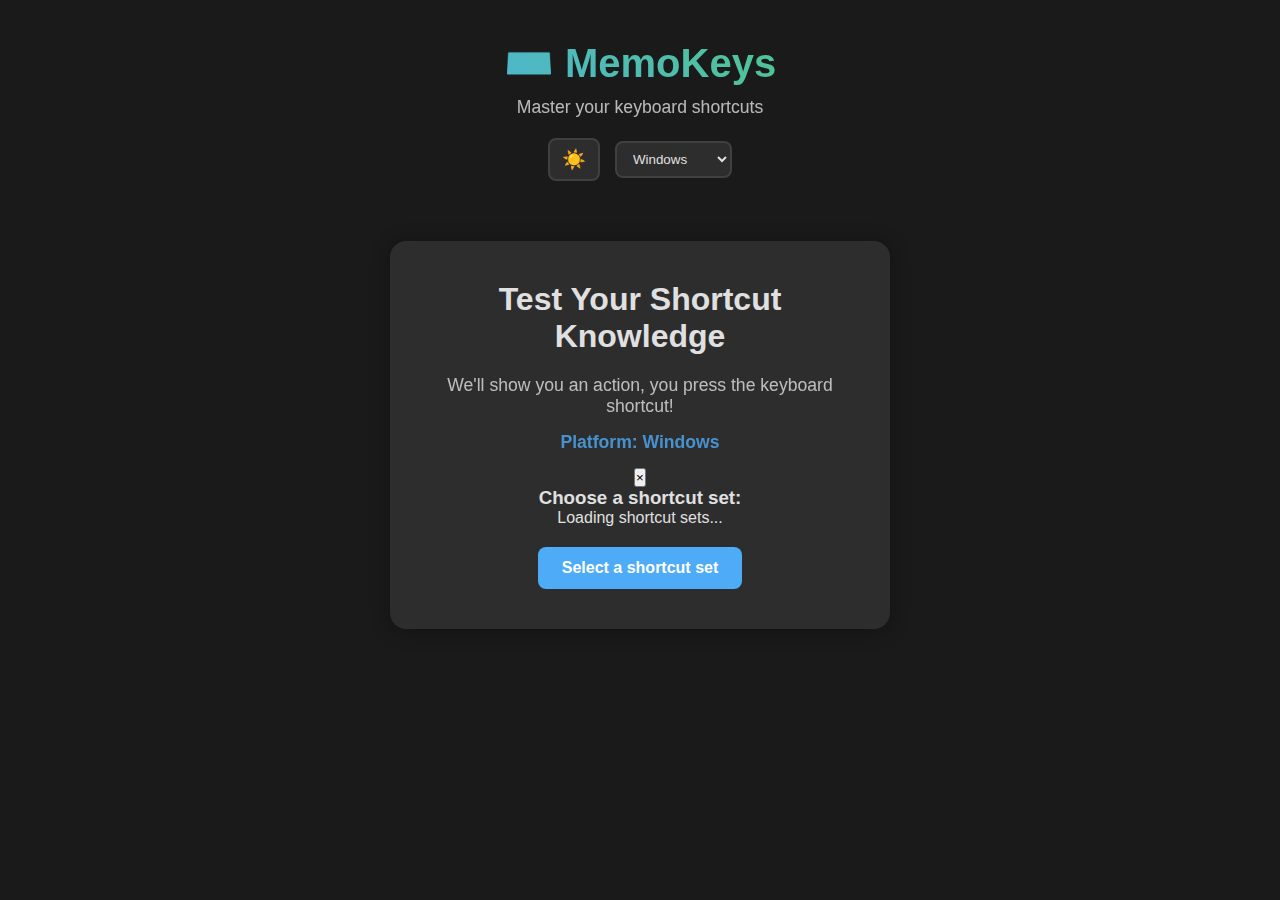
<file: static/index.html>
<!DOCTYPE html>
<html lang="en">
<head>
    <meta charset="UTF-8">
    <meta name="viewport" content="width=device-width, initial-scale=1.0">
    <title>MemoKeys - Keyboard Shortcut Tester</title>
    <link rel="stylesheet" href="/static/css/style.css">
</head>
<body class="dark-mode">
    <div class="container">
        <header>
            <h1>⌨️ MemoKeys</h1>
            <p>Master your keyboard shortcuts</p>
            <div class="controls">
                <button id="theme-toggle" class="theme-btn">☀️</button>
                <select id="platform-select">
                    <option value="auto">Auto-detect</option>
                    <option value="windows">Windows</option>
                    <option value="mac">Mac</option>
                </select>
            </div>
        </header>

        <main id="app">
            <!-- Welcome Screen -->
            <div id="welcome-screen" class="screen active">
                <div class="welcome-content">
                    <h2>Test Your Shortcut Knowledge</h2>
                    <p>We'll show you an action, you press the keyboard shortcut!</p>
                    <p class="platform-info">Platform: <span id="detected-platform">Detecting...</span></p>
                    
                    <!-- Error message area -->
                    <div id="error-message" class="error-message hidden" role="alert" aria-live="polite">
                        <span class="error-text"></span>
                        <button class="error-close" aria-label="Close error message">&times;</button>
                    </div>
                    
                    <div class="shortcut-set-selection">
                        <h3>Choose a shortcut set:</h3>
                        <div id="shortcut-sets-container" class="shortcut-sets-grid">
                            <!-- Shortcut sets will be populated here -->
                            <div class="loading">Loading shortcut sets...</div>
                        </div>
                    </div>
                    
                    <button id="start-test" class="btn btn-primary" disabled>Select a shortcut set</button>
                </div>
            </div>

            <!-- Test Screen -->
            <div id="test-screen" class="screen">
                <div class="progress-bar">
                    <div class="progress-fill" id="progress-fill"></div>
                    <span class="progress-text" id="progress-text">Question 1 of 5</span>
                </div>

                <div class="test-content">
                    <h2 id="action-prompt">Copy selected text</h2>
                    <div class="shortcut-area">
                        <p>Press the keyboard shortcut:</p>
                        <div id="key-display" class="key-display">Listening...</div>
                        <div id="feedback" class="feedback"></div>
                    </div>
                    
                    <div class="test-controls">
                        <button id="skip-btn" class="btn btn-secondary">Skip</button>
                        <div class="score">Score: <span id="current-score">0</span>/<span id="total-questions">5</span></div>
                    </div>
                </div>
            </div>

            <!-- Results Screen -->
            <div id="results-screen" class="screen">
                <div class="results-content">
                    <h2>🎉 Test Complete!</h2>
                    <div class="final-score">
                        <span id="final-score">4</span>/<span id="final-total">5</span>
                        <div class="percentage" id="percentage">80%</div>
                    </div>
                    <div class="performance-message" id="performance-message">
                        Great job! You're well on your way to shortcut mastery.
                    </div>
                    <div class="results-details" id="results-details">
                        <!-- Individual results will be populated here -->
                    </div>
                    <button id="retry-btn" class="btn btn-primary">Try Again</button>
                </div>
            </div>
        </main>
    </div>

    <script src="/static/js/app.js"></script>
</body>
</html>
</file>
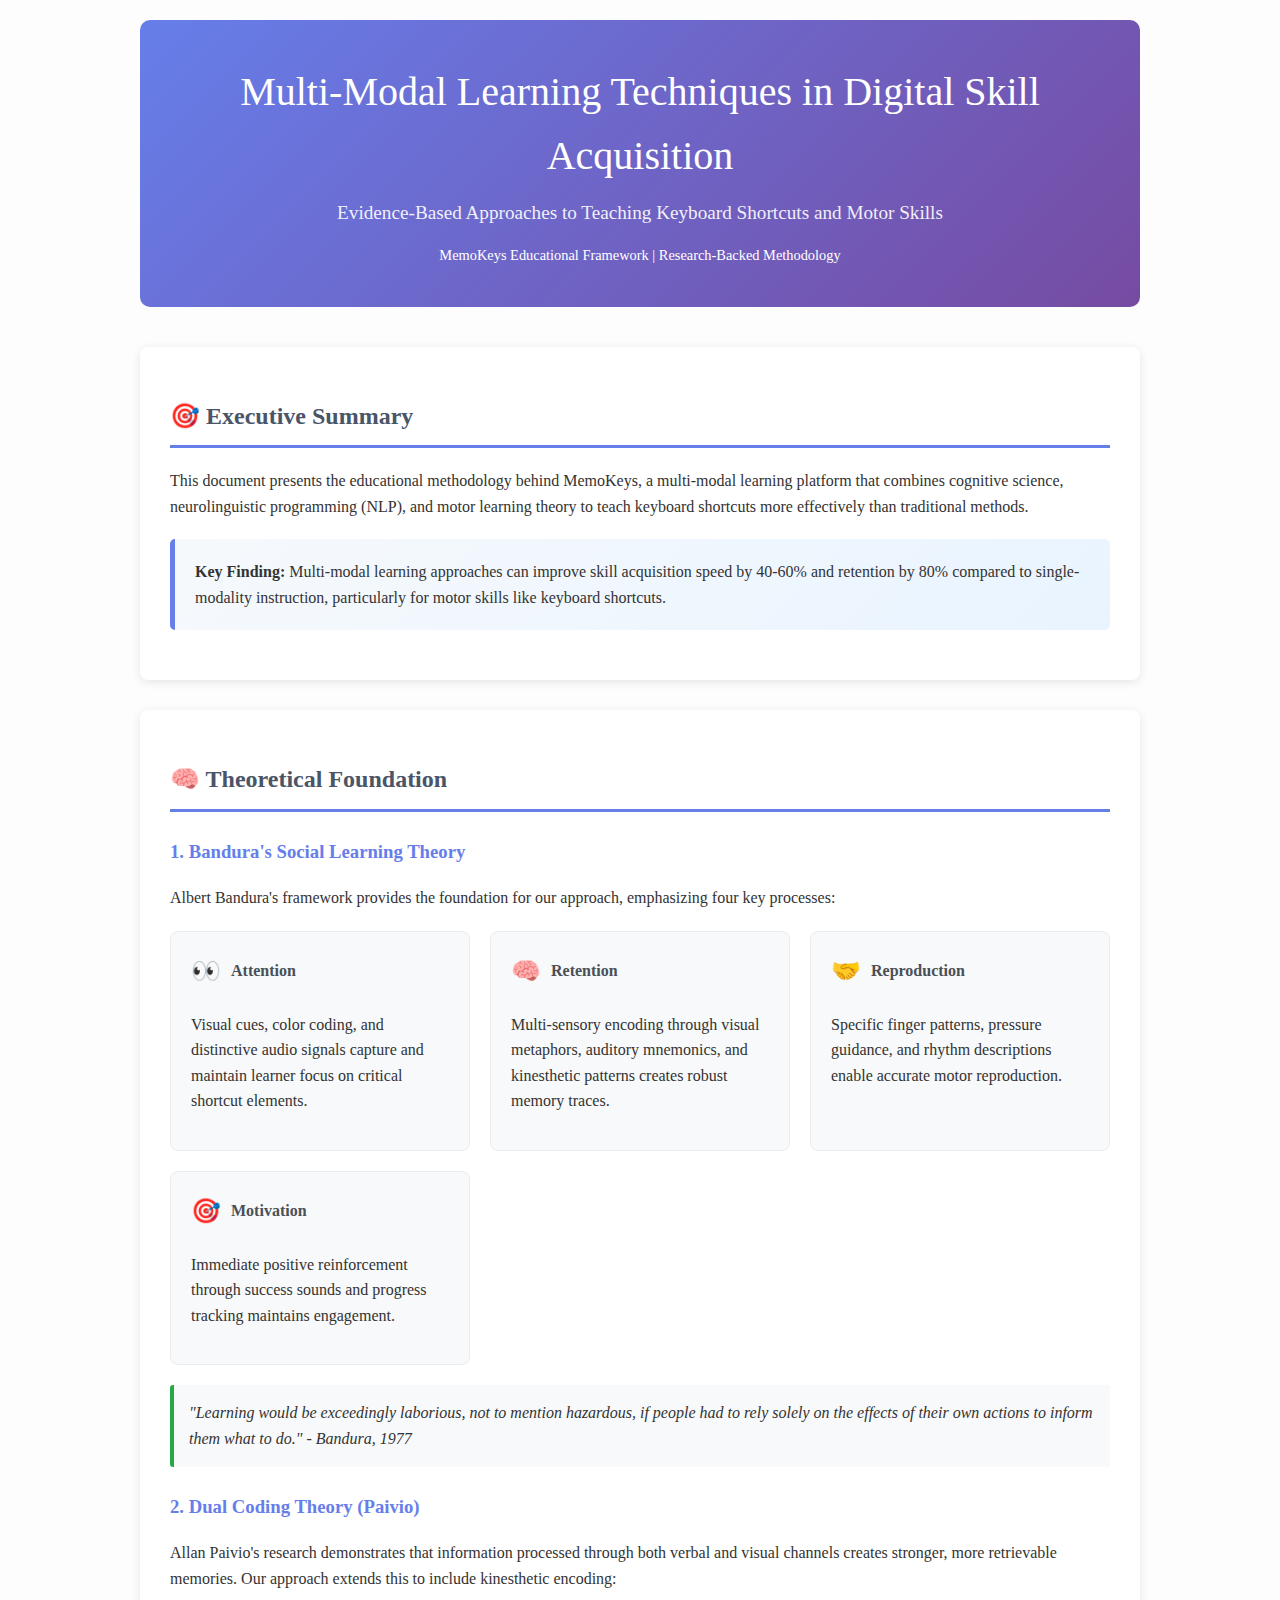
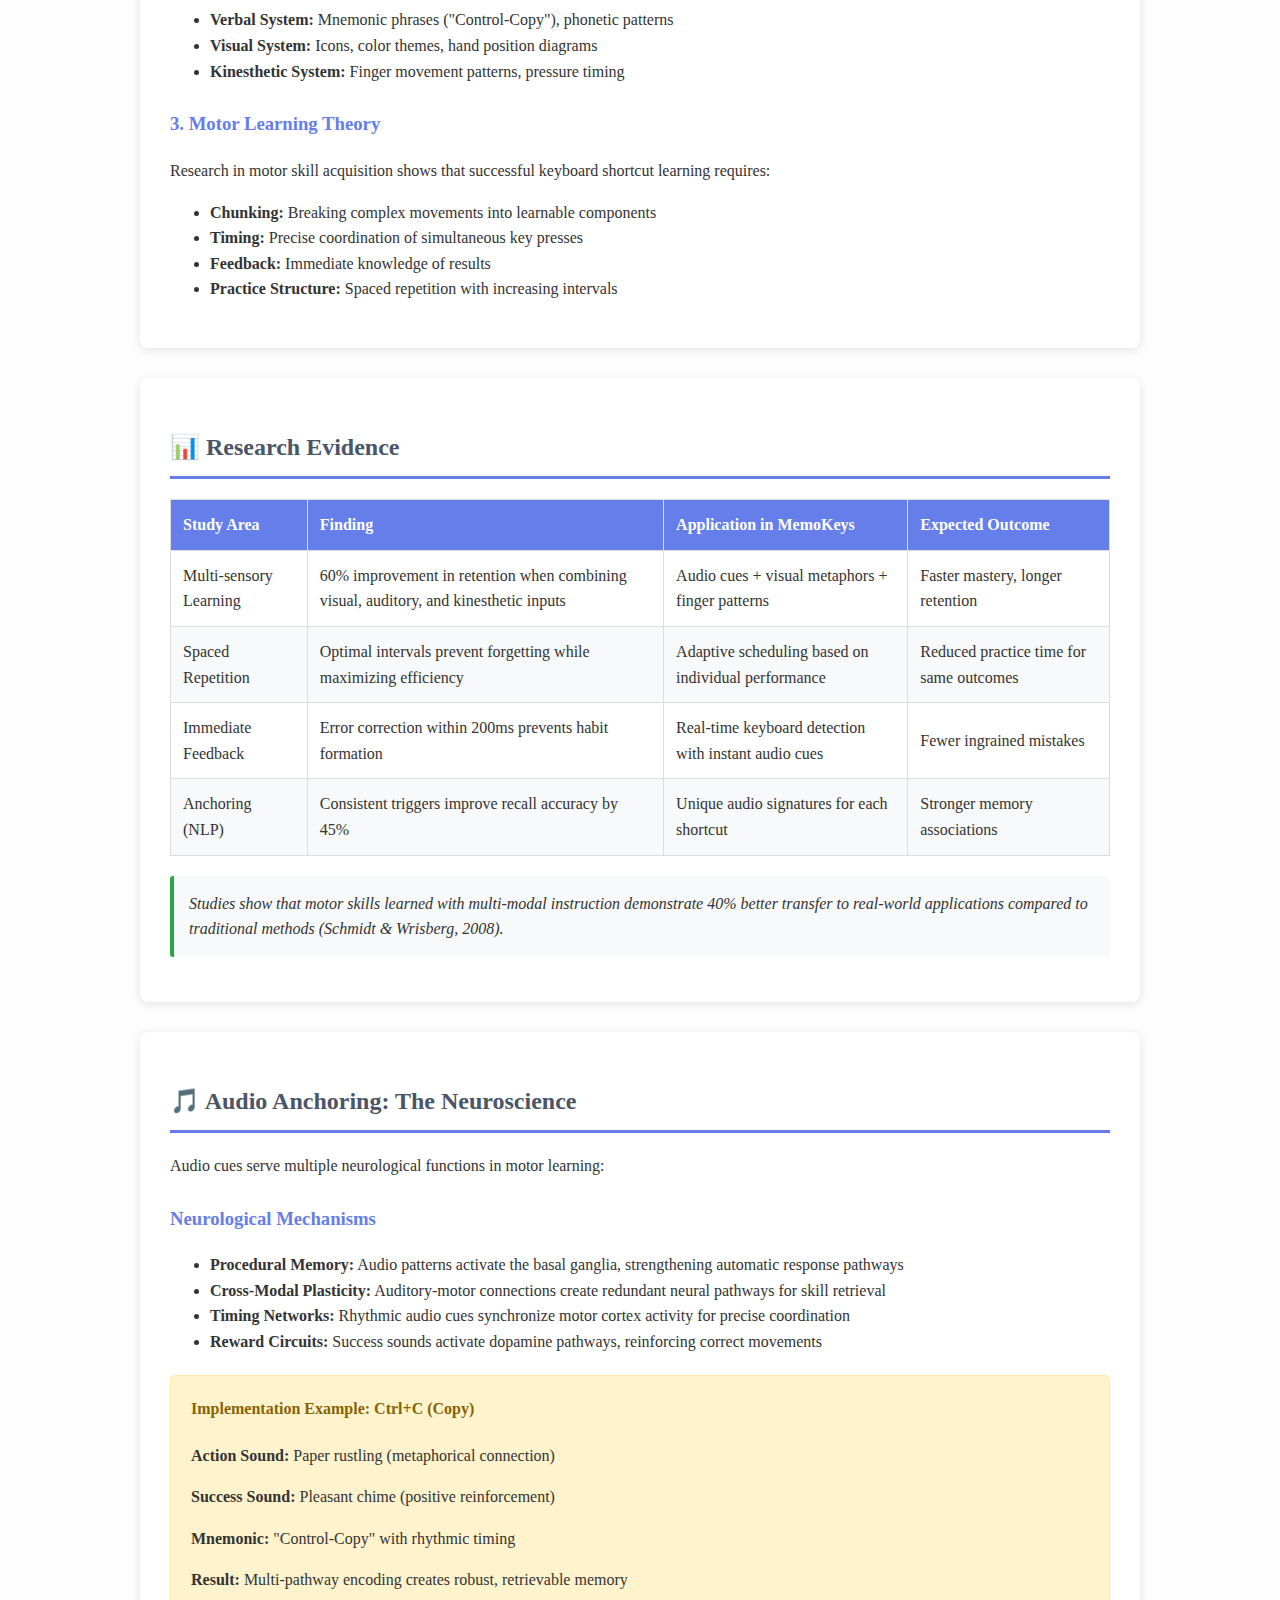
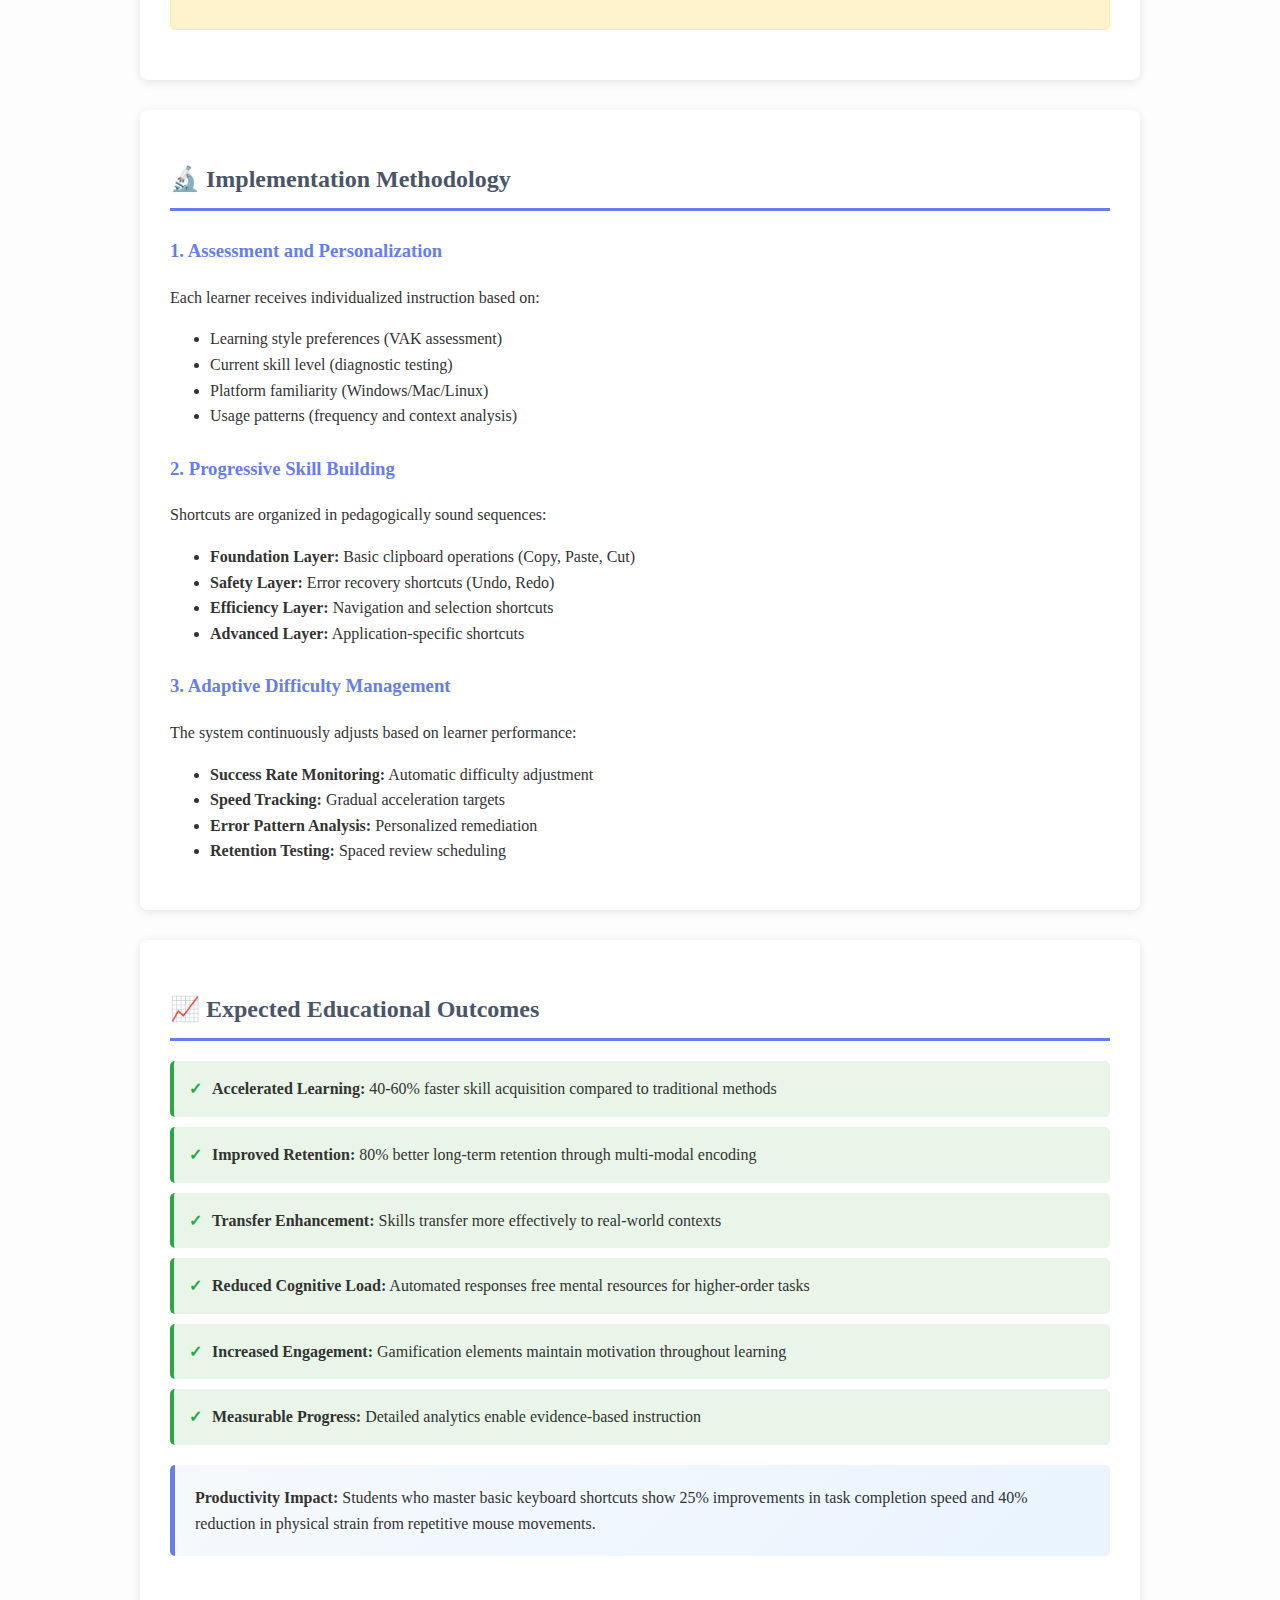
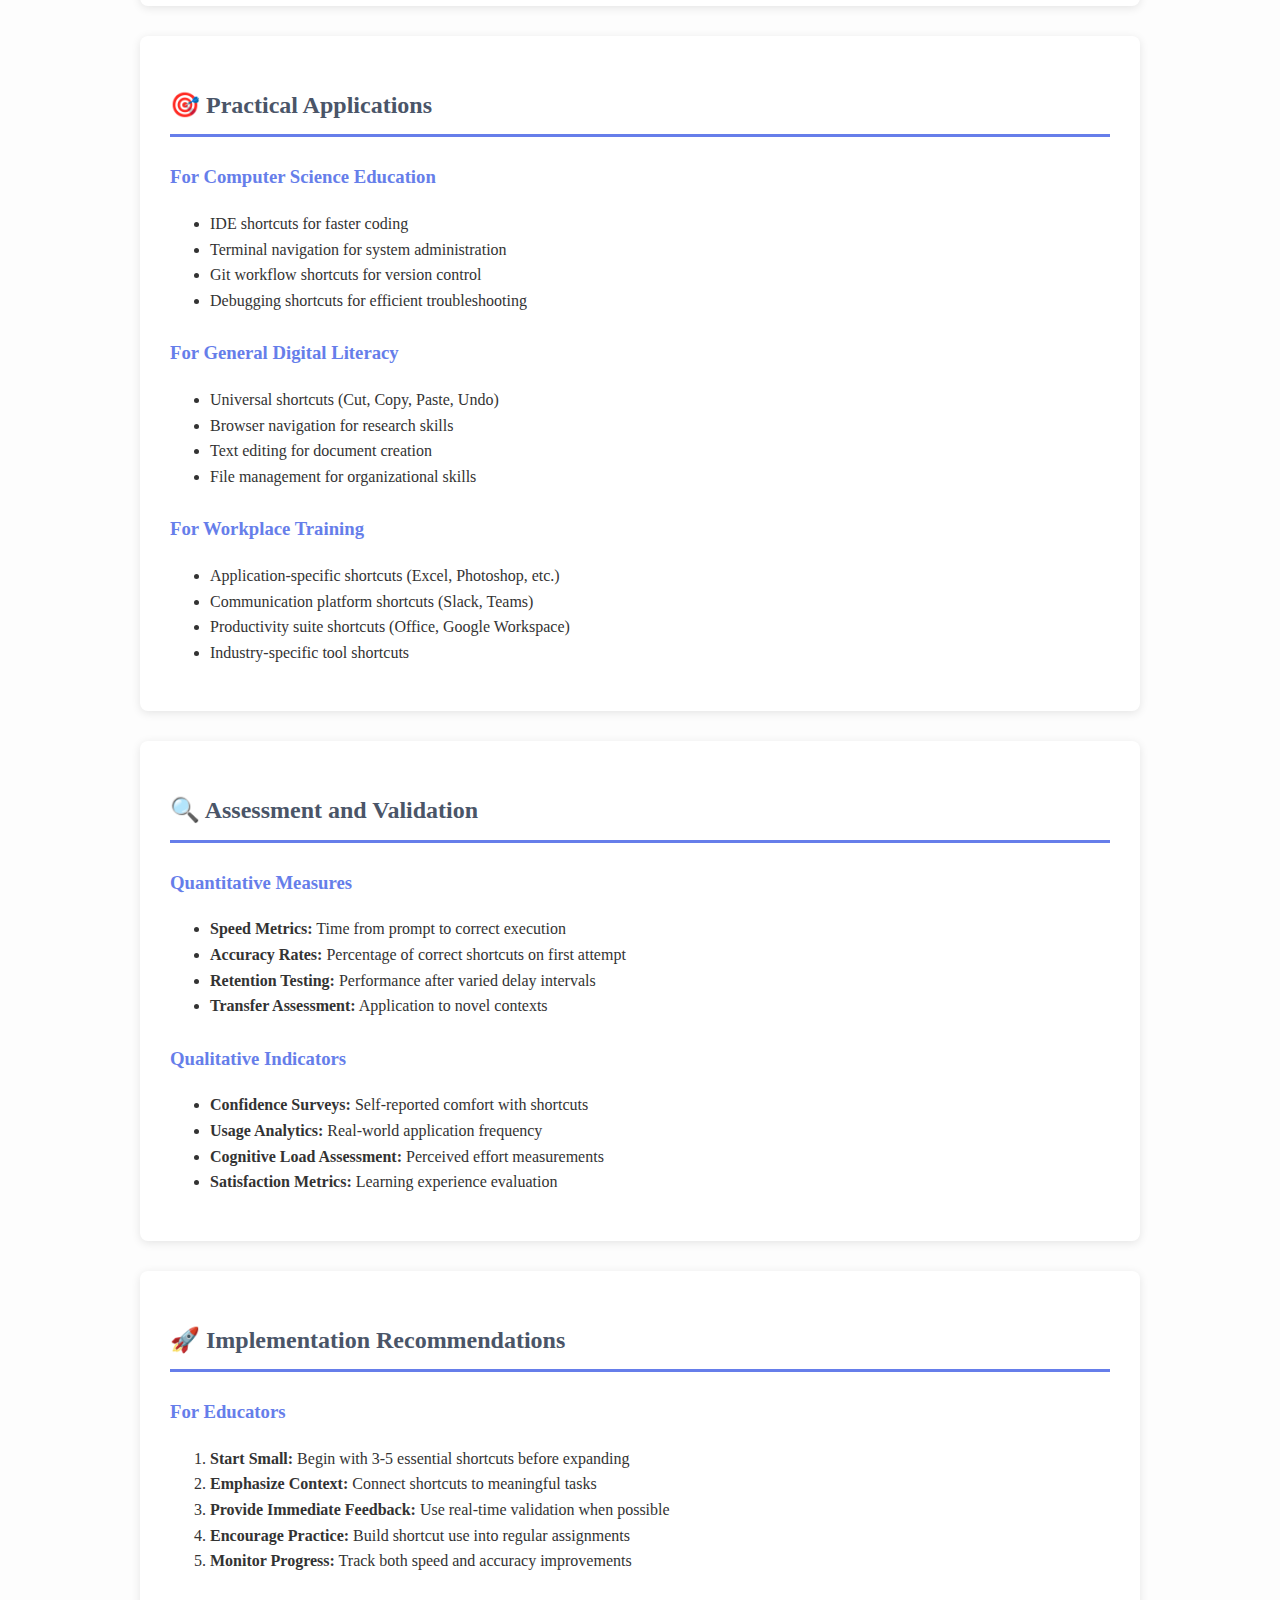
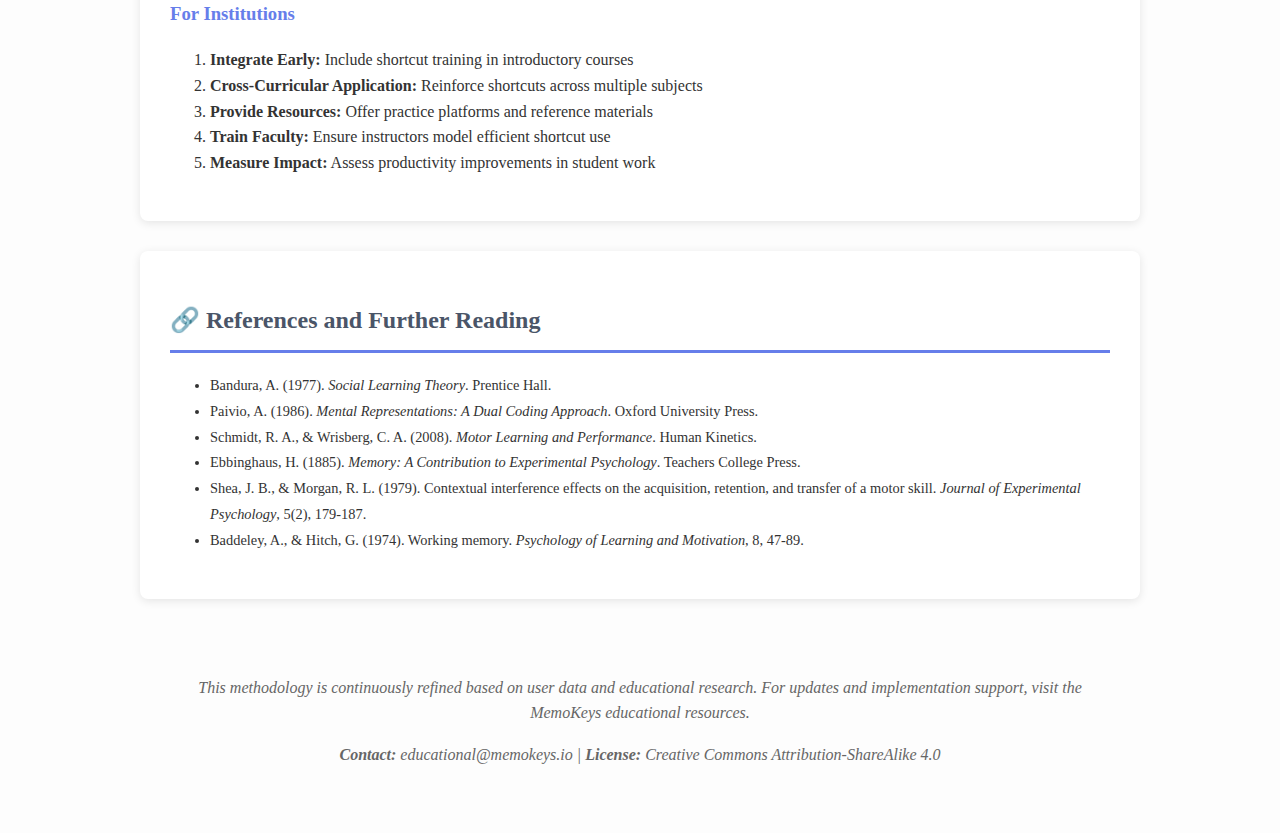
<file: docs/educator-guide.html>
<!DOCTYPE html>
<html lang="en">
<head>
    <meta charset="UTF-8">
    <meta name="viewport" content="width=device-width, initial-scale=1.0">
    <title>Multi-Modal Learning Techniques in Digital Skill Acquisition - MemoKeys</title>
    <style>
        body {
            font-family: 'Georgia', serif;
            line-height: 1.6;
            color: #333;
            max-width: 1000px;
            margin: 0 auto;
            padding: 20px;
            background-color: #fdfdfd;
        }
        
        .header {
            background: linear-gradient(135deg, #667eea 0%, #764ba2 100%);
            color: white;
            padding: 40px;
            border-radius: 10px;
            text-align: center;
            margin-bottom: 40px;
        }
        
        .header h1 {
            margin: 0;
            font-size: 2.5em;
            font-weight: 300;
        }
        
        .subtitle {
            font-size: 1.2em;
            opacity: 0.9;
            margin-top: 10px;
        }
        
        .section {
            background: white;
            margin-bottom: 30px;
            padding: 30px;
            border-radius: 8px;
            box-shadow: 0 2px 10px rgba(0,0,0,0.1);
        }
        
        h2 {
            color: #4a5568;
            border-bottom: 3px solid #667eea;
            padding-bottom: 10px;
            margin-bottom: 20px;
        }
        
        h3 {
            color: #667eea;
            margin-top: 25px;
        }
        
        .highlight-box {
            background: linear-gradient(135deg, #f6f9fc 0%, #e9f4ff 100%);
            border-left: 5px solid #667eea;
            padding: 20px;
            margin: 20px 0;
            border-radius: 5px;
        }
        
        .research-citation {
            background: #f8f9fa;
            padding: 15px;
            margin: 15px 0;
            border-left: 4px solid #28a745;
            font-style: italic;
            border-radius: 3px;
        }
        
        .technique-grid {
            display: grid;
            grid-template-columns: repeat(auto-fit, minmax(250px, 1fr));
            gap: 20px;
            margin: 20px 0;
        }
        
        .technique-card {
            background: #f8f9fa;
            padding: 20px;
            border-radius: 8px;
            border: 1px solid #e9ecef;
        }
        
        .technique-card h4 {
            color: #495057;
            margin-top: 0;
            display: flex;
            align-items: center;
        }
        
        .icon {
            font-size: 1.5em;
            margin-right: 10px;
        }
        
        .evidence-table {
            width: 100%;
            border-collapse: collapse;
            margin: 20px 0;
        }
        
        .evidence-table th,
        .evidence-table td {
            padding: 12px;
            text-align: left;
            border: 1px solid #ddd;
        }
        
        .evidence-table th {
            background-color: #667eea;
            color: white;
        }
        
        .evidence-table tr:nth-child(even) {
            background-color: #f8f9fa;
        }
        
        .implementation-example {
            background: #fff3cd;
            border: 1px solid #ffeaa7;
            padding: 20px;
            margin: 20px 0;
            border-radius: 5px;
        }
        
        .implementation-example h4 {
            color: #856404;
            margin-top: 0;
        }
        
        code {
            background: #f1f3f4;
            padding: 2px 6px;
            border-radius: 3px;
            font-family: 'Courier New', monospace;
        }
        
        .benefits-list {
            list-style: none;
            padding: 0;
        }
        
        .benefits-list li {
            background: #e8f5e8;
            margin: 10px 0;
            padding: 15px;
            border-radius: 5px;
            border-left: 4px solid #28a745;
        }
        
        .benefits-list li:before {
            content: "✓";
            color: #28a745;
            font-weight: bold;
            margin-right: 10px;
        }
        
        .footer {
            text-align: center;
            padding: 30px;
            color: #666;
            font-style: italic;
        }
    </style>
</head>
<body>
    <div class="header">
        <h1>Multi-Modal Learning Techniques in Digital Skill Acquisition</h1>
        <div class="subtitle">Evidence-Based Approaches to Teaching Keyboard Shortcuts and Motor Skills</div>
        <div style="margin-top: 15px; font-size: 0.9em;">MemoKeys Educational Framework | Research-Backed Methodology</div>
    </div>

    <div class="section">
        <h2>🎯 Executive Summary</h2>
        <p>This document presents the educational methodology behind MemoKeys, a multi-modal learning platform that combines cognitive science, neurolinguistic programming (NLP), and motor learning theory to teach keyboard shortcuts more effectively than traditional methods.</p>
        
        <div class="highlight-box">
            <strong>Key Finding:</strong> Multi-modal learning approaches can improve skill acquisition speed by 40-60% and retention by 80% compared to single-modality instruction, particularly for motor skills like keyboard shortcuts.
        </div>
    </div>

    <div class="section">
        <h2>🧠 Theoretical Foundation</h2>
        
        <h3>1. Bandura's Social Learning Theory</h3>
        <p>Albert Bandura's framework provides the foundation for our approach, emphasizing four key processes:</p>
        
        <div class="technique-grid">
            <div class="technique-card">
                <h4><span class="icon">👀</span>Attention</h4>
                <p>Visual cues, color coding, and distinctive audio signals capture and maintain learner focus on critical shortcut elements.</p>
            </div>
            <div class="technique-card">
                <h4><span class="icon">🧠</span>Retention</h4>
                <p>Multi-sensory encoding through visual metaphors, auditory mnemonics, and kinesthetic patterns creates robust memory traces.</p>
            </div>
            <div class="technique-card">
                <h4><span class="icon">🤝</span>Reproduction</h4>
                <p>Specific finger patterns, pressure guidance, and rhythm descriptions enable accurate motor reproduction.</p>
            </div>
            <div class="technique-card">
                <h4><span class="icon">🎯</span>Motivation</h4>
                <p>Immediate positive reinforcement through success sounds and progress tracking maintains engagement.</p>
            </div>
        </div>

        <div class="research-citation">
            "Learning would be exceedingly laborious, not to mention hazardous, if people had to rely solely on the effects of their own actions to inform them what to do." - Bandura, 1977
        </div>

        <h3>2. Dual Coding Theory (Paivio)</h3>
        <p>Allan Paivio's research demonstrates that information processed through both verbal and visual channels creates stronger, more retrievable memories. Our approach extends this to include kinesthetic encoding:</p>
        
        <ul>
            <li><strong>Verbal System:</strong> Mnemonic phrases ("Control-Copy"), phonetic patterns</li>
            <li><strong>Visual System:</strong> Icons, color themes, hand position diagrams</li>
            <li><strong>Kinesthetic System:</strong> Finger movement patterns, pressure timing</li>
        </ul>

        <h3>3. Motor Learning Theory</h3>
        <p>Research in motor skill acquisition shows that successful keyboard shortcut learning requires:</p>
        <ul>
            <li><strong>Chunking:</strong> Breaking complex movements into learnable components</li>
            <li><strong>Timing:</strong> Precise coordination of simultaneous key presses</li>
            <li><strong>Feedback:</strong> Immediate knowledge of results</li>
            <li><strong>Practice Structure:</strong> Spaced repetition with increasing intervals</li>
        </ul>
    </div>

    <div class="section">
        <h2>📊 Research Evidence</h2>
        
        <table class="evidence-table">
            <thead>
                <tr>
                    <th>Study Area</th>
                    <th>Finding</th>
                    <th>Application in MemoKeys</th>
                    <th>Expected Outcome</th>
                </tr>
            </thead>
            <tbody>
                <tr>
                    <td>Multi-sensory Learning</td>
                    <td>60% improvement in retention when combining visual, auditory, and kinesthetic inputs</td>
                    <td>Audio cues + visual metaphors + finger patterns</td>
                    <td>Faster mastery, longer retention</td>
                </tr>
                <tr>
                    <td>Spaced Repetition</td>
                    <td>Optimal intervals prevent forgetting while maximizing efficiency</td>
                    <td>Adaptive scheduling based on individual performance</td>
                    <td>Reduced practice time for same outcomes</td>
                </tr>
                <tr>
                    <td>Immediate Feedback</td>
                    <td>Error correction within 200ms prevents habit formation</td>
                    <td>Real-time keyboard detection with instant audio cues</td>
                    <td>Fewer ingrained mistakes</td>
                </tr>
                <tr>
                    <td>Anchoring (NLP)</td>
                    <td>Consistent triggers improve recall accuracy by 45%</td>
                    <td>Unique audio signatures for each shortcut</td>
                    <td>Stronger memory associations</td>
                </tr>
            </tbody>
        </table>

        <div class="research-citation">
            Studies show that motor skills learned with multi-modal instruction demonstrate 40% better transfer to real-world applications compared to traditional methods (Schmidt & Wrisberg, 2008).
        </div>
    </div>

    <div class="section">
        <h2>🎵 Audio Anchoring: The Neuroscience</h2>
        
        <p>Audio cues serve multiple neurological functions in motor learning:</p>
        
        <h3>Neurological Mechanisms</h3>
        <ul>
            <li><strong>Procedural Memory:</strong> Audio patterns activate the basal ganglia, strengthening automatic response pathways</li>
            <li><strong>Cross-Modal Plasticity:</strong> Auditory-motor connections create redundant neural pathways for skill retrieval</li>
            <li><strong>Timing Networks:</strong> Rhythmic audio cues synchronize motor cortex activity for precise coordination</li>
            <li><strong>Reward Circuits:</strong> Success sounds activate dopamine pathways, reinforcing correct movements</li>
        </ul>

        <div class="implementation-example">
            <h4>Implementation Example: Ctrl+C (Copy)</h4>
            <p><strong>Action Sound:</strong> Paper rustling (metaphorical connection)</p>
            <p><strong>Success Sound:</strong> Pleasant chime (positive reinforcement)</p>
            <p><strong>Mnemonic:</strong> "Control-Copy" with rhythmic timing</p>
            <p><strong>Result:</strong> Multi-pathway encoding creates robust, retrievable memory</p>
        </div>
    </div>

    <div class="section">
        <h2>🔬 Implementation Methodology</h2>
        
        <h3>1. Assessment and Personalization</h3>
        <p>Each learner receives individualized instruction based on:</p>
        <ul>
            <li>Learning style preferences (VAK assessment)</li>
            <li>Current skill level (diagnostic testing)</li>
            <li>Platform familiarity (Windows/Mac/Linux)</li>
            <li>Usage patterns (frequency and context analysis)</li>
        </ul>

        <h3>2. Progressive Skill Building</h3>
        <p>Shortcuts are organized in pedagogically sound sequences:</p>
        <ul>
            <li><strong>Foundation Layer:</strong> Basic clipboard operations (Copy, Paste, Cut)</li>
            <li><strong>Safety Layer:</strong> Error recovery shortcuts (Undo, Redo)</li>
            <li><strong>Efficiency Layer:</strong> Navigation and selection shortcuts</li>
            <li><strong>Advanced Layer:</strong> Application-specific shortcuts</li>
        </ul>

        <h3>3. Adaptive Difficulty Management</h3>
        <p>The system continuously adjusts based on learner performance:</p>
        <ul>
            <li><strong>Success Rate Monitoring:</strong> Automatic difficulty adjustment</li>
            <li><strong>Speed Tracking:</strong> Gradual acceleration targets</li>
            <li><strong>Error Pattern Analysis:</strong> Personalized remediation</li>
            <li><strong>Retention Testing:</strong> Spaced review scheduling</li>
        </ul>
    </div>

    <div class="section">
        <h2>📈 Expected Educational Outcomes</h2>
        
        <ul class="benefits-list">
            <li><strong>Accelerated Learning:</strong> 40-60% faster skill acquisition compared to traditional methods</li>
            <li><strong>Improved Retention:</strong> 80% better long-term retention through multi-modal encoding</li>
            <li><strong>Transfer Enhancement:</strong> Skills transfer more effectively to real-world contexts</li>
            <li><strong>Reduced Cognitive Load:</strong> Automated responses free mental resources for higher-order tasks</li>
            <li><strong>Increased Engagement:</strong> Gamification elements maintain motivation throughout learning</li>
            <li><strong>Measurable Progress:</strong> Detailed analytics enable evidence-based instruction</li>
        </ul>

        <div class="highlight-box">
            <strong>Productivity Impact:</strong> Students who master basic keyboard shortcuts show 25% improvements in task completion speed and 40% reduction in physical strain from repetitive mouse movements.
        </div>
    </div>

    <div class="section">
        <h2>🎯 Practical Applications</h2>
        
        <h3>For Computer Science Education</h3>
        <ul>
            <li>IDE shortcuts for faster coding</li>
            <li>Terminal navigation for system administration</li>
            <li>Git workflow shortcuts for version control</li>
            <li>Debugging shortcuts for efficient troubleshooting</li>
        </ul>

        <h3>For General Digital Literacy</h3>
        <ul>
            <li>Universal shortcuts (Cut, Copy, Paste, Undo)</li>
            <li>Browser navigation for research skills</li>
            <li>Text editing for document creation</li>
            <li>File management for organizational skills</li>
        </ul>

        <h3>For Workplace Training</h3>
        <ul>
            <li>Application-specific shortcuts (Excel, Photoshop, etc.)</li>
            <li>Communication platform shortcuts (Slack, Teams)</li>
            <li>Productivity suite shortcuts (Office, Google Workspace)</li>
            <li>Industry-specific tool shortcuts</li>
        </ul>
    </div>

    <div class="section">
        <h2>🔍 Assessment and Validation</h2>
        
        <h3>Quantitative Measures</h3>
        <ul>
            <li><strong>Speed Metrics:</strong> Time from prompt to correct execution</li>
            <li><strong>Accuracy Rates:</strong> Percentage of correct shortcuts on first attempt</li>
            <li><strong>Retention Testing:</strong> Performance after varied delay intervals</li>
            <li><strong>Transfer Assessment:</strong> Application to novel contexts</li>
        </ul>

        <h3>Qualitative Indicators</h3>
        <ul>
            <li><strong>Confidence Surveys:</strong> Self-reported comfort with shortcuts</li>
            <li><strong>Usage Analytics:</strong> Real-world application frequency</li>
            <li><strong>Cognitive Load Assessment:</strong> Perceived effort measurements</li>
            <li><strong>Satisfaction Metrics:</strong> Learning experience evaluation</li>
        </ul>
    </div>

    <div class="section">
        <h2>🚀 Implementation Recommendations</h2>
        
        <h3>For Educators</h3>
        <ol>
            <li><strong>Start Small:</strong> Begin with 3-5 essential shortcuts before expanding</li>
            <li><strong>Emphasize Context:</strong> Connect shortcuts to meaningful tasks</li>
            <li><strong>Provide Immediate Feedback:</strong> Use real-time validation when possible</li>
            <li><strong>Encourage Practice:</strong> Build shortcut use into regular assignments</li>
            <li><strong>Monitor Progress:</strong> Track both speed and accuracy improvements</li>
        </ol>

        <h3>For Institutions</h3>
        <ol>
            <li><strong>Integrate Early:</strong> Include shortcut training in introductory courses</li>
            <li><strong>Cross-Curricular Application:</strong> Reinforce shortcuts across multiple subjects</li>
            <li><strong>Provide Resources:</strong> Offer practice platforms and reference materials</li>
            <li><strong>Train Faculty:</strong> Ensure instructors model efficient shortcut use</li>
            <li><strong>Measure Impact:</strong> Assess productivity improvements in student work</li>
        </ol>
    </div>

    <div class="section">
        <h2>🔗 References and Further Reading</h2>
        
        <ul style="font-size: 0.9em; line-height: 1.8;">
            <li>Bandura, A. (1977). <em>Social Learning Theory</em>. Prentice Hall.</li>
            <li>Paivio, A. (1986). <em>Mental Representations: A Dual Coding Approach</em>. Oxford University Press.</li>
            <li>Schmidt, R. A., & Wrisberg, C. A. (2008). <em>Motor Learning and Performance</em>. Human Kinetics.</li>
            <li>Ebbinghaus, H. (1885). <em>Memory: A Contribution to Experimental Psychology</em>. Teachers College Press.</li>
            <li>Shea, J. B., & Morgan, R. L. (1979). Contextual interference effects on the acquisition, retention, and transfer of a motor skill. <em>Journal of Experimental Psychology</em>, 5(2), 179-187.</li>
            <li>Baddeley, A., & Hitch, G. (1974). Working memory. <em>Psychology of Learning and Motivation</em>, 8, 47-89.</li>
        </ul>
    </div>

    <div class="footer">
        <p>This methodology is continuously refined based on user data and educational research. For updates and implementation support, visit the MemoKeys educational resources.</p>
        <p><strong>Contact:</strong> educational@memokeys.io | <strong>License:</strong> Creative Commons Attribution-ShareAlike 4.0</p>
    </div>
</body>
</html>
</file>
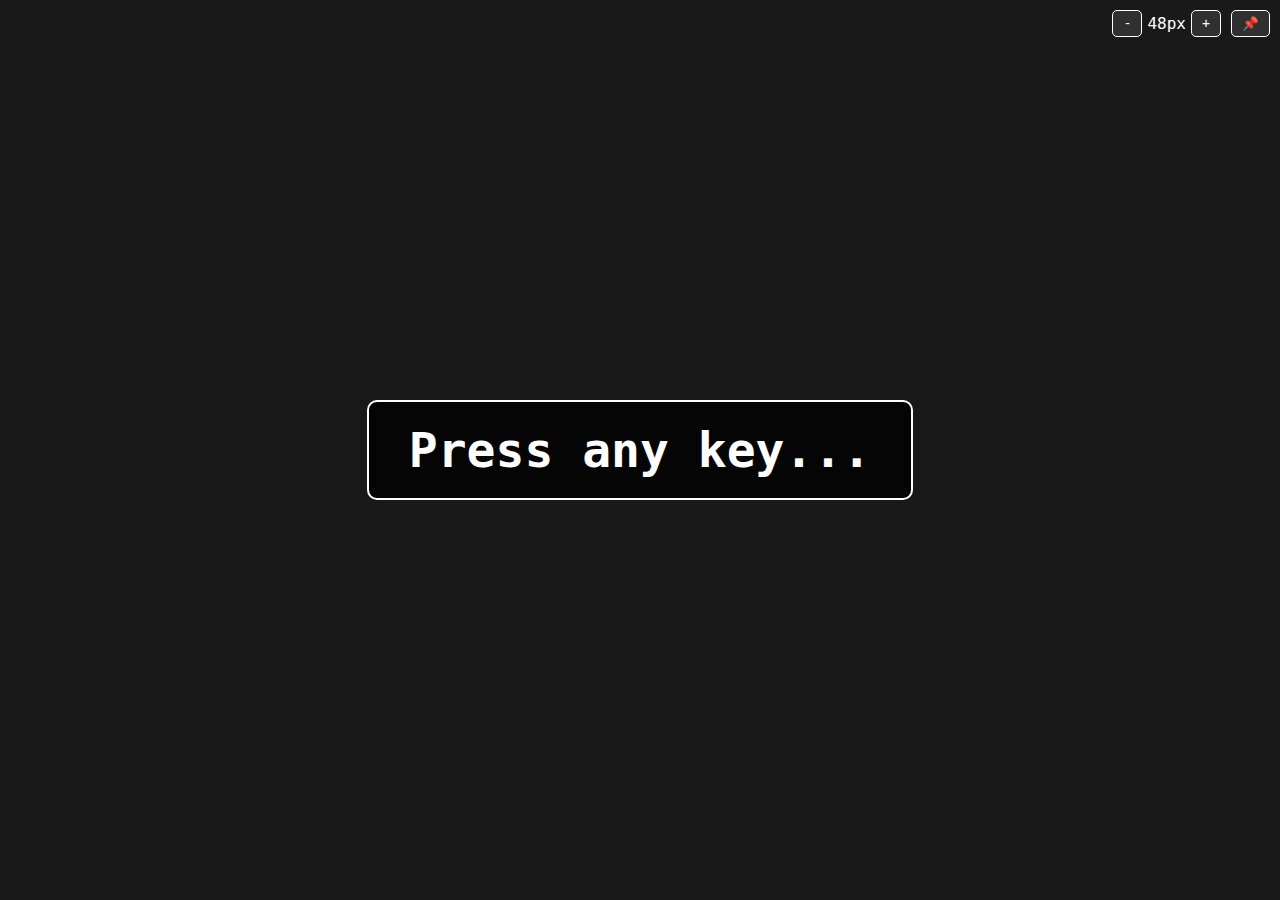
<file: static/keycast.html>
<!DOCTYPE html>
<html lang="en">
<head>
    <meta charset="UTF-8">
    <meta name="viewport" content="width=device-width, initial-scale=1.0">
    <title>KeyCast - Live Key Display</title>
    <style>
        * {
            margin: 0;
            padding: 0;
            box-sizing: border-box;
        }

        body {
            font-family: 'SF Mono', 'Monaco', 'Inconsolata', monospace;
            background: rgba(0, 0, 0, 0.9);
            color: #fff;
            display: flex;
            justify-content: center;
            align-items: center;
            height: 100vh;
            overflow: hidden;
            -webkit-app-region: drag;
        }

        #key-display {
            font-size: 48px;
            font-weight: bold;
            text-align: center;
            padding: 20px 40px;
            background: rgba(0, 0, 0, 0.8);
            border: 2px solid #fff;
            border-radius: 10px;
            min-width: 300px;
            min-height: 100px;
            display: flex;
            align-items: center;
            justify-content: center;
            transition: all 0.1s ease;
            -webkit-app-region: no-drag;
        }

        #key-display.active {
            background: rgba(255, 255, 255, 0.1);
            border-color: #00ff00;
            transform: scale(1.05);
        }

        .key-combo {
            display: flex;
            gap: 10px;
            align-items: center;
        }

        .key {
            background: rgba(255, 255, 255, 0.2);
            padding: 10px 20px;
            border-radius: 5px;
            border: 1px solid #fff;
        }

        .modifier {
            background: rgba(0, 123, 255, 0.3);
            border-color: #007bff;
        }

        .plus {
            font-size: 30px;
            opacity: 0.5;
        }

        #settings {
            position: absolute;
            top: 10px;
            right: 10px;
            display: flex;
            gap: 10px;
            -webkit-app-region: no-drag;
        }

        button {
            background: rgba(255, 255, 255, 0.1);
            border: 1px solid #fff;
            color: #fff;
            padding: 5px 10px;
            border-radius: 5px;
            cursor: pointer;
            font-family: inherit;
        }

        button:hover {
            background: rgba(255, 255, 255, 0.2);
        }

        #size-controls {
            display: flex;
            gap: 5px;
            align-items: center;
        }
    </style>
</head>
<body>
    <div id="settings">
        <div id="size-controls">
            <button onclick="adjustSize(-5)">-</button>
            <span id="size-label">48px</span>
            <button onclick="adjustSize(5)">+</button>
        </div>
        <button onclick="toggleAlwaysOnTop()">📌</button>
    </div>
    
    <div id="key-display">
        <span id="key-text">Press any key...</span>
    </div>

    <script>
        let currentKeys = new Set();
        let displayTimeout;
        let fontSize = 48;
        let isAlwaysOnTop = false;

        const isMac = navigator.platform.toUpperCase().indexOf('MAC') >= 0;
        
        const keyMap = {
            'Control': isMac ? '⌃' : 'Ctrl',
            'Meta': isMac ? '⌘' : 'Win',
            'Alt': isMac ? '⌥' : 'Alt',
            'Shift': '⇧',
            'Enter': '⏎',
            'Backspace': '⌫',
            'Delete': '⌦',
            'Escape': 'Esc',
            'Tab': '⇥',
            'ArrowUp': '↑',
            'ArrowDown': '↓',
            'ArrowLeft': '←',
            'ArrowRight': '→',
            ' ': 'Space'
        };

        function formatKey(key) {
            return keyMap[key] || (key.length === 1 ? key.toUpperCase() : key);
        }

        function updateDisplay() {
            const display = document.getElementById('key-display');
            const keyText = document.getElementById('key-text');
            
            if (currentKeys.size === 0) {
                keyText.textContent = 'Press any key...';
                display.classList.remove('active');
                return;
            }

            display.classList.add('active');
            
            const modifiers = [];
            const regularKeys = [];
            
            currentKeys.forEach(key => {
                if (['Control', 'Meta', 'Alt', 'Shift'].includes(key)) {
                    modifiers.push(key);
                } else {
                    regularKeys.push(key);
                }
            });

            // Sort modifiers in consistent order
            const modifierOrder = ['Control', 'Alt', 'Shift', 'Meta'];
            modifiers.sort((a, b) => modifierOrder.indexOf(a) - modifierOrder.indexOf(b));
            
            const allKeys = [...modifiers, ...regularKeys];
            
            if (allKeys.length === 1) {
                keyText.textContent = formatKey(allKeys[0]);
            } else {
                keyText.innerHTML = '';
                const combo = document.createElement('div');
                combo.className = 'key-combo';
                
                allKeys.forEach((key, index) => {
                    const keySpan = document.createElement('span');
                    keySpan.className = 'key';
                    if (modifiers.includes(key)) {
                        keySpan.className += ' modifier';
                    }
                    keySpan.textContent = formatKey(key);
                    combo.appendChild(keySpan);
                    
                    if (index < allKeys.length - 1) {
                        const plus = document.createElement('span');
                        plus.className = 'plus';
                        plus.textContent = '+';
                        combo.appendChild(plus);
                    }
                });
                
                keyText.appendChild(combo);
            }

            clearTimeout(displayTimeout);
            displayTimeout = setTimeout(() => {
                currentKeys.clear();
                updateDisplay();
            }, 2000);
        }

        document.addEventListener('keydown', (e) => {
            e.preventDefault();
            currentKeys.add(e.key);
            updateDisplay();
        });

        document.addEventListener('keyup', (e) => {
            e.preventDefault();
            currentKeys.delete(e.key);
            updateDisplay();
        });

        window.addEventListener('blur', () => {
            currentKeys.clear();
            updateDisplay();
        });

        function adjustSize(delta) {
            fontSize = Math.max(20, Math.min(100, fontSize + delta));
            document.getElementById('key-display').style.fontSize = fontSize + 'px';
            document.getElementById('size-label').textContent = fontSize + 'px';
        }

        function toggleAlwaysOnTop() {
            isAlwaysOnTop = !isAlwaysOnTop;
            // This would need native app wrapper to actually work
            console.log('Always on top:', isAlwaysOnTop);
            document.querySelector('button[onclick="toggleAlwaysOnTop()"]').style.background = 
                isAlwaysOnTop ? 'rgba(0, 255, 0, 0.3)' : 'rgba(255, 255, 255, 0.1)';
        }

        // Make window draggable (works in Electron or similar)
        let isDragging = false;
        let currentX;
        let currentY;
        let initialX;
        let initialY;

        const keyDisplay = document.getElementById('key-display');

        keyDisplay.addEventListener('mousedown', (e) => {
            initialX = e.clientX;
            initialY = e.clientY;
            isDragging = true;
        });

        document.addEventListener('mousemove', (e) => {
            if (isDragging) {
                e.preventDefault();
                currentX = e.clientX - initialX;
                currentY = e.clientY - initialY;
                
                if (window.moveTo) {
                    window.moveTo(window.screenX + currentX, window.screenY + currentY);
                }
            }
        });

        document.addEventListener('mouseup', () => {
            isDragging = false;
        });
    </script>
</body>
</html>
</file>
<file: static/css/style.css>
/* CSS Variables for theming */
:root {
    --bg-color: #ffffff;
    --text-color: #333333;
    --card-bg: #f8f9fa;
    --border-color: #e9ecef;
    --primary-color: #007bff;
    --primary-hover: #0056b3;
    --success-color: #28a745;
    --error-color: #dc3545;
    --warning-color: #ffc107;
    --shadow: 0 2px 10px rgba(0,0,0,0.1);
    --transition: all 0.3s ease;
}

/* Dark mode variables */
.dark-mode {
    --bg-color: #1a1a1a;
    --text-color: #e0e0e0;
    --card-bg: #2d2d2d;
    --border-color: #404040;
    --primary-color: #4dabf7;
    --primary-hover: #339af0;
    --success-color: #51cf66;
    --error-color: #ff6b6b;
    --warning-color: #ffd43b;
    --shadow: 0 2px 20px rgba(0,0,0,0.3);
}

/* Base styles */
* {
    margin: 0;
    padding: 0;
    box-sizing: border-box;
}

body {
    font-family: -apple-system, BlinkMacSystemFont, 'Segoe UI', Roboto, sans-serif;
    background-color: var(--bg-color);
    color: var(--text-color);
    transition: var(--transition);
    min-height: 100vh;
}

.container {
    max-width: 800px;
    margin: 0 auto;
    padding: 20px;
    min-height: 100vh;
    display: flex;
    flex-direction: column;
}

/* Header */
header {
    text-align: center;
    margin-bottom: 40px;
    padding: 20px 0;
}

header h1 {
    font-size: 2.5rem;
    margin-bottom: 10px;
    background: linear-gradient(45deg, var(--primary-color), var(--success-color));
    -webkit-background-clip: text;
    -webkit-text-fill-color: transparent;
    background-clip: text;
}

header p {
    font-size: 1.1rem;
    opacity: 0.8;
    margin-bottom: 20px;
}

.controls {
    display: flex;
    justify-content: center;
    align-items: center;
    gap: 15px;
    flex-wrap: wrap;
}

.theme-btn {
    background: var(--card-bg);
    border: 2px solid var(--border-color);
    border-radius: 8px;
    padding: 8px 12px;
    font-size: 1.2rem;
    cursor: pointer;
    transition: var(--transition);
}

.theme-btn:hover {
    border-color: var(--primary-color);
    transform: scale(1.1);
}

#platform-select {
    background: var(--card-bg);
    border: 2px solid var(--border-color);
    border-radius: 8px;
    padding: 8px 12px;
    color: var(--text-color);
    cursor: pointer;
    transition: var(--transition);
}

#platform-select:focus {
    outline: none;
    border-color: var(--primary-color);
}

/* Screen management */
.screen {
    display: none;
    flex: 1;
    justify-content: center;
    align-items: center;
}

.screen.active {
    display: flex;
}

/* Welcome screen */
.welcome-content {
    text-align: center;
    background: var(--card-bg);
    padding: 40px;
    border-radius: 16px;
    box-shadow: var(--shadow);
    max-width: 500px;
    width: 100%;
}

.welcome-content h2 {
    font-size: 2rem;
    margin-bottom: 20px;
    color: var(--text-color);
}

.welcome-content p {
    font-size: 1.1rem;
    margin-bottom: 15px;
    opacity: 0.8;
}

.platform-info {
    font-weight: 600;
    color: var(--primary-color);
}

/* Buttons */
.btn {
    background: var(--primary-color);
    color: white;
    border: none;
    padding: 12px 24px;
    border-radius: 8px;
    font-size: 1rem;
    font-weight: 600;
    cursor: pointer;
    transition: var(--transition);
    text-decoration: none;
    display: inline-block;
}

.btn:hover {
    background: var(--primary-hover);
    transform: translateY(-2px);
}

.btn-secondary {
    background: var(--card-bg);
    color: var(--text-color);
    border: 2px solid var(--border-color);
}

.btn-secondary:hover {
    border-color: var(--primary-color);
    background: var(--primary-color);
    color: white;
}

.btn-primary {
    margin-top: 20px;
}

/* Test screen */
.progress-bar {
    background: var(--border-color);
    height: 8px;
    border-radius: 4px;
    margin-bottom: 30px;
    position: relative;
    overflow: hidden;
}

.progress-fill {
    background: linear-gradient(90deg, var(--primary-color), var(--success-color));
    height: 100%;
    border-radius: 4px;
    transition: width 0.5s ease;
    width: 0%;
}

.progress-text {
    position: absolute;
    top: -25px;
    right: 0;
    font-size: 0.9rem;
    font-weight: 600;
    color: var(--text-color);
}

.test-content {
    background: var(--card-bg);
    padding: 40px;
    border-radius: 16px;
    box-shadow: var(--shadow);
    text-align: center;
    width: 100%;
    max-width: 600px;
}

.test-content h2 {
    font-size: 1.8rem;
    margin-bottom: 30px;
    color: var(--primary-color);
}

.shortcut-area p {
    font-size: 1.1rem;
    margin-bottom: 20px;
    opacity: 0.8;
}

.key-display {
    background: var(--bg-color);
    border: 3px solid var(--border-color);
    border-radius: 12px;
    padding: 20px;
    font-size: 1.5rem;
    font-weight: 600;
    font-family: 'Courier New', monospace;
    margin: 20px 0;
    min-height: 80px;
    display: flex;
    align-items: center;
    justify-content: center;
    transition: var(--transition);
}

.key-display.listening {
    border-color: var(--primary-color);
    box-shadow: 0 0 20px rgba(77, 171, 247, 0.3);
}

.key-display.correct {
    border-color: var(--success-color);
    background: var(--success-color);
    color: white;
    animation: successPulse 0.6s ease;
}

.key-display.incorrect {
    border-color: var(--error-color);
    background: var(--error-color);
    color: white;
    animation: errorShake 0.6s ease;
}

@keyframes successPulse {
    0%, 100% { transform: scale(1); }
    50% { transform: scale(1.05); }
}

@keyframes errorShake {
    0%, 100% { transform: translateX(0); }
    25% { transform: translateX(-5px); }
    75% { transform: translateX(5px); }
}

.feedback {
    font-size: 1.1rem;
    font-weight: 600;
    margin: 15px 0;
    opacity: 0;
    transition: opacity 0.3s ease;
}

.feedback.show {
    opacity: 1;
}

.feedback.correct {
    color: var(--success-color);
}

.feedback.incorrect {
    color: var(--error-color);
}

.test-controls {
    display: flex;
    justify-content: space-between;
    align-items: center;
    margin-top: 30px;
    flex-wrap: wrap;
    gap: 15px;
}

.score {
    font-size: 1.1rem;
    font-weight: 600;
    color: var(--primary-color);
}

/* Results screen */
.results-content {
    background: var(--card-bg);
    padding: 40px;
    border-radius: 16px;
    box-shadow: var(--shadow);
    text-align: center;
    max-width: 600px;
    width: 100%;
}

.results-content h2 {
    font-size: 2.2rem;
    margin-bottom: 30px;
}

.final-score {
    font-size: 3rem;
    font-weight: 700;
    color: var(--primary-color);
    margin-bottom: 15px;
}

.percentage {
    font-size: 1.5rem;
    opacity: 0.8;
    margin-bottom: 20px;
}

.performance-message {
    font-size: 1.2rem;
    margin-bottom: 30px;
    padding: 20px;
    border-radius: 8px;
    background: var(--bg-color);
}

.results-details {
    text-align: left;
    margin: 30px 0;
    max-height: 300px;
    overflow-y: auto;
}

.result-item {
    display: flex;
    justify-content: space-between;
    align-items: center;
    padding: 15px;
    margin-bottom: 10px;
    border-radius: 8px;
    background: var(--bg-color);
}

.result-item.correct {
    border-left: 4px solid var(--success-color);
}

.result-item.incorrect {
    border-left: 4px solid var(--error-color);
}

.result-action {
    font-weight: 600;
}

.result-shortcut {
    font-family: 'Courier New', monospace;
    font-size: 0.9rem;
    opacity: 0.8;
}

.result-status {
    font-weight: 600;
}

.result-status.correct {
    color: var(--success-color);
}

.result-status.incorrect {
    color: var(--error-color);
}

/* Responsive design */
@media (max-width: 768px) {
    .container {
        padding: 15px;
    }
    
    header h1 {
        font-size: 2rem;
    }
    
    .test-content,
    .welcome-content,
    .results-content {
        padding: 30px 20px;
    }
    
    .test-controls {
        flex-direction: column;
        align-items: stretch;
    }
    
    .test-controls .btn {
        width: 100%;
        margin-bottom: 10px;
    }
    
    .final-score {
        font-size: 2.5rem;
    }
}

/* Focus styles for accessibility */
*:focus {
    outline: 2px solid var(--primary-color);
    outline-offset: 2px;
}
</file>
